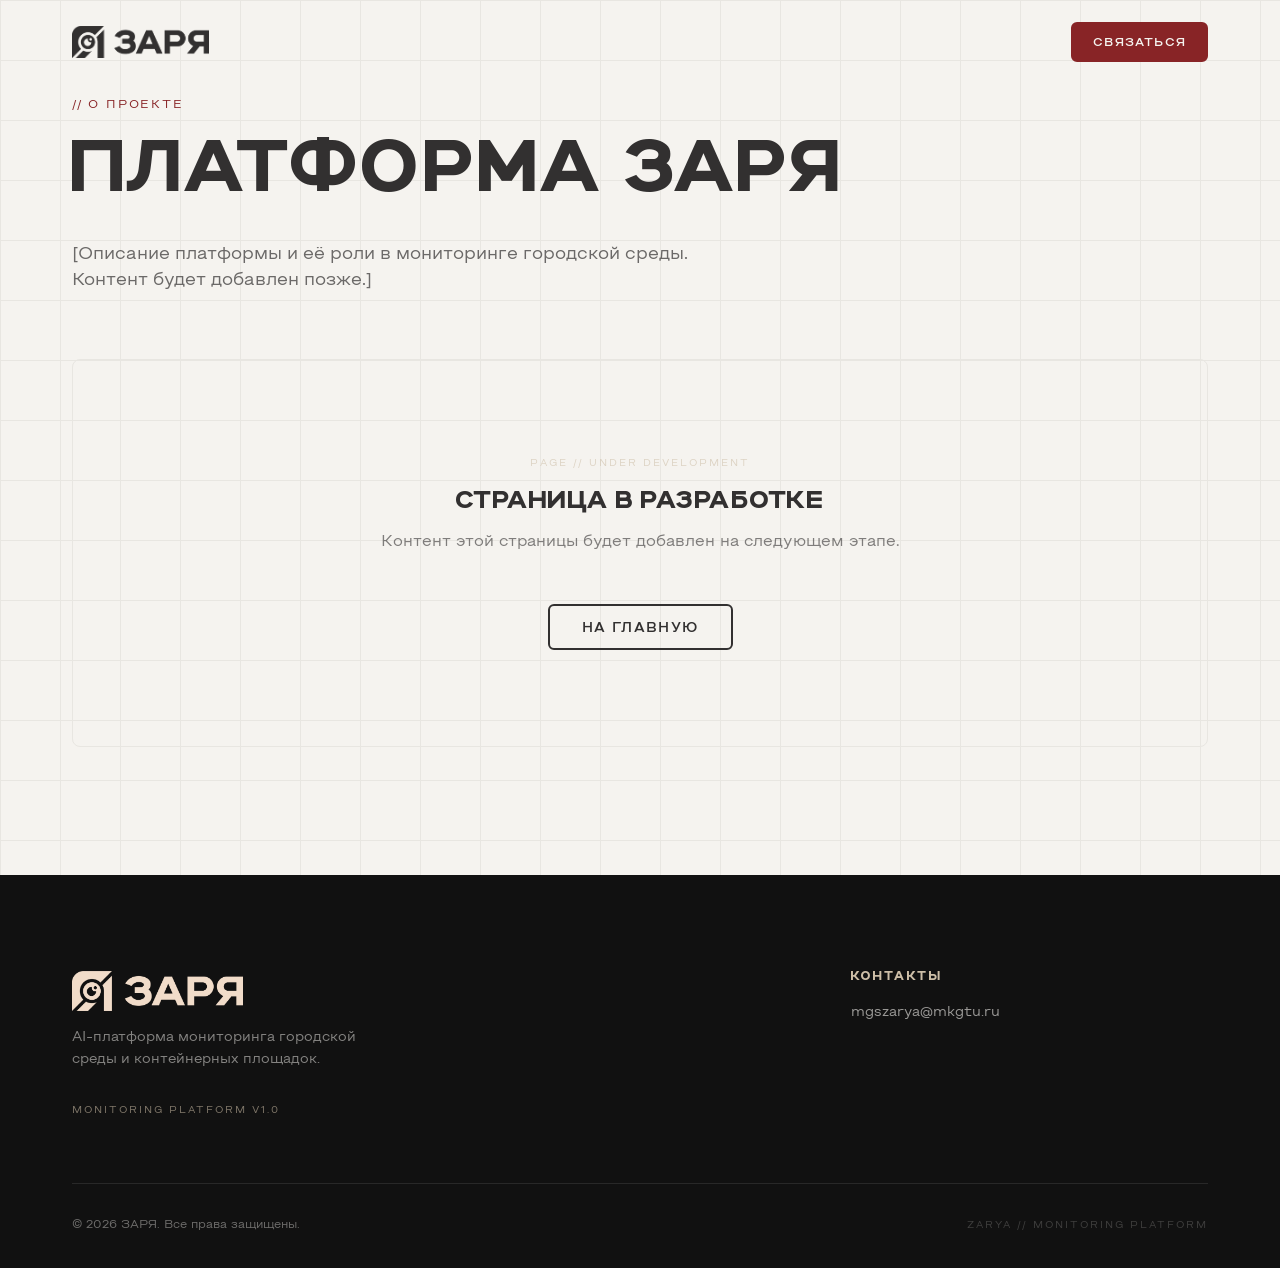
<file: pages/about.html>
<!DOCTYPE html>
<html lang="ru">
<head>
  <meta charset="UTF-8">
  <meta name="viewport" content="width=device-width, initial-scale=1.0">
  <title>О проекте — ЗАРЯ</title>
  <link rel="icon" type="image/png" href="../assets/logo/Icon_logo_light.png">
  <link rel="stylesheet" href="../css/variables.css">
  <link rel="stylesheet" href="../css/base.css">
  <link rel="stylesheet" href="../css/components.css">
  <link rel="stylesheet" href="../css/layout.css">
  <link rel="stylesheet" href="../css/sections.css">
  <link rel="stylesheet" href="../css/responsive.css">
</head>
<body>

  <header class="header" id="header">
    <div class="container header__inner">
      <a href="../index.html" class="header__logo">
        <img
          src="../assets/logo/Cut_logo_dark.png"
          alt="ЗАРЯ"
          class="header__logo-image"
        >
      </a>
      <a href="contacts.html" class="btn btn--primary nav__cta"><span class="btn__label">Связаться</span></a>
    </div>
  </header>

  <main>
    <section class="section" style="padding-top: 6rem;">
      <div class="container">
        <span class="section-label">// О проекте</span>
        <h1>Платформа ЗАРЯ</h1>
        <p class="section-subtitle">[Описание платформы и её роли в мониторинге городской среды. Контент будет добавлен позже.]</p>

        <div class="placeholder-card">
          <span class="sys-label">Page // Under Development</span>
          <h3 class="placeholder-card__title">Страница в разработке</h3>
          <p class="placeholder-card__text">Контент этой страницы будет добавлен на следующем этапе.</p>
          <a href="../index.html" class="btn btn--outline placeholder-card__action"><span class="btn__label">На главную</span></a>
        </div>
      </div>
    </section>
  </main>

  <footer class="footer">
    <div class="container">
      <div class="footer__grid">
        <div class="footer__brand">
          <span class="footer__logo">
            <img
              src="../assets/logo/Cut_logo_light.png"
              alt="ЗАРЯ"
              class="footer__logo-image"
            >
          </span>
          <p class="footer__desc">AI-платформа мониторинга городской среды и контейнерных площадок.</p>
          <span class="sys-label">Monitoring Platform v1.0</span>
        </div>
        <div>
          <h4 class="footer__heading">Контакты</h4>
          <ul class="footer__list">
            <li><a href="mailto:mgszarya@mkgtu.ru" class="footer__link">mgszarya@mkgtu.ru</a></li>
          </ul>
        </div>
      </div>
      <div class="footer__bottom">
        <span class="footer__copy">&copy; 2025 ЗАРЯ. Все права защищены.</span>
        <span class="footer__sys">ZARYA // Monitoring Platform</span>
      </div>
    </div>
  </footer>

  <script src="../js/navigation.js"></script>
  <script src="../js/animations.js"></script>
  <script src="../js/main.js"></script>
</body>
</html>
</file>
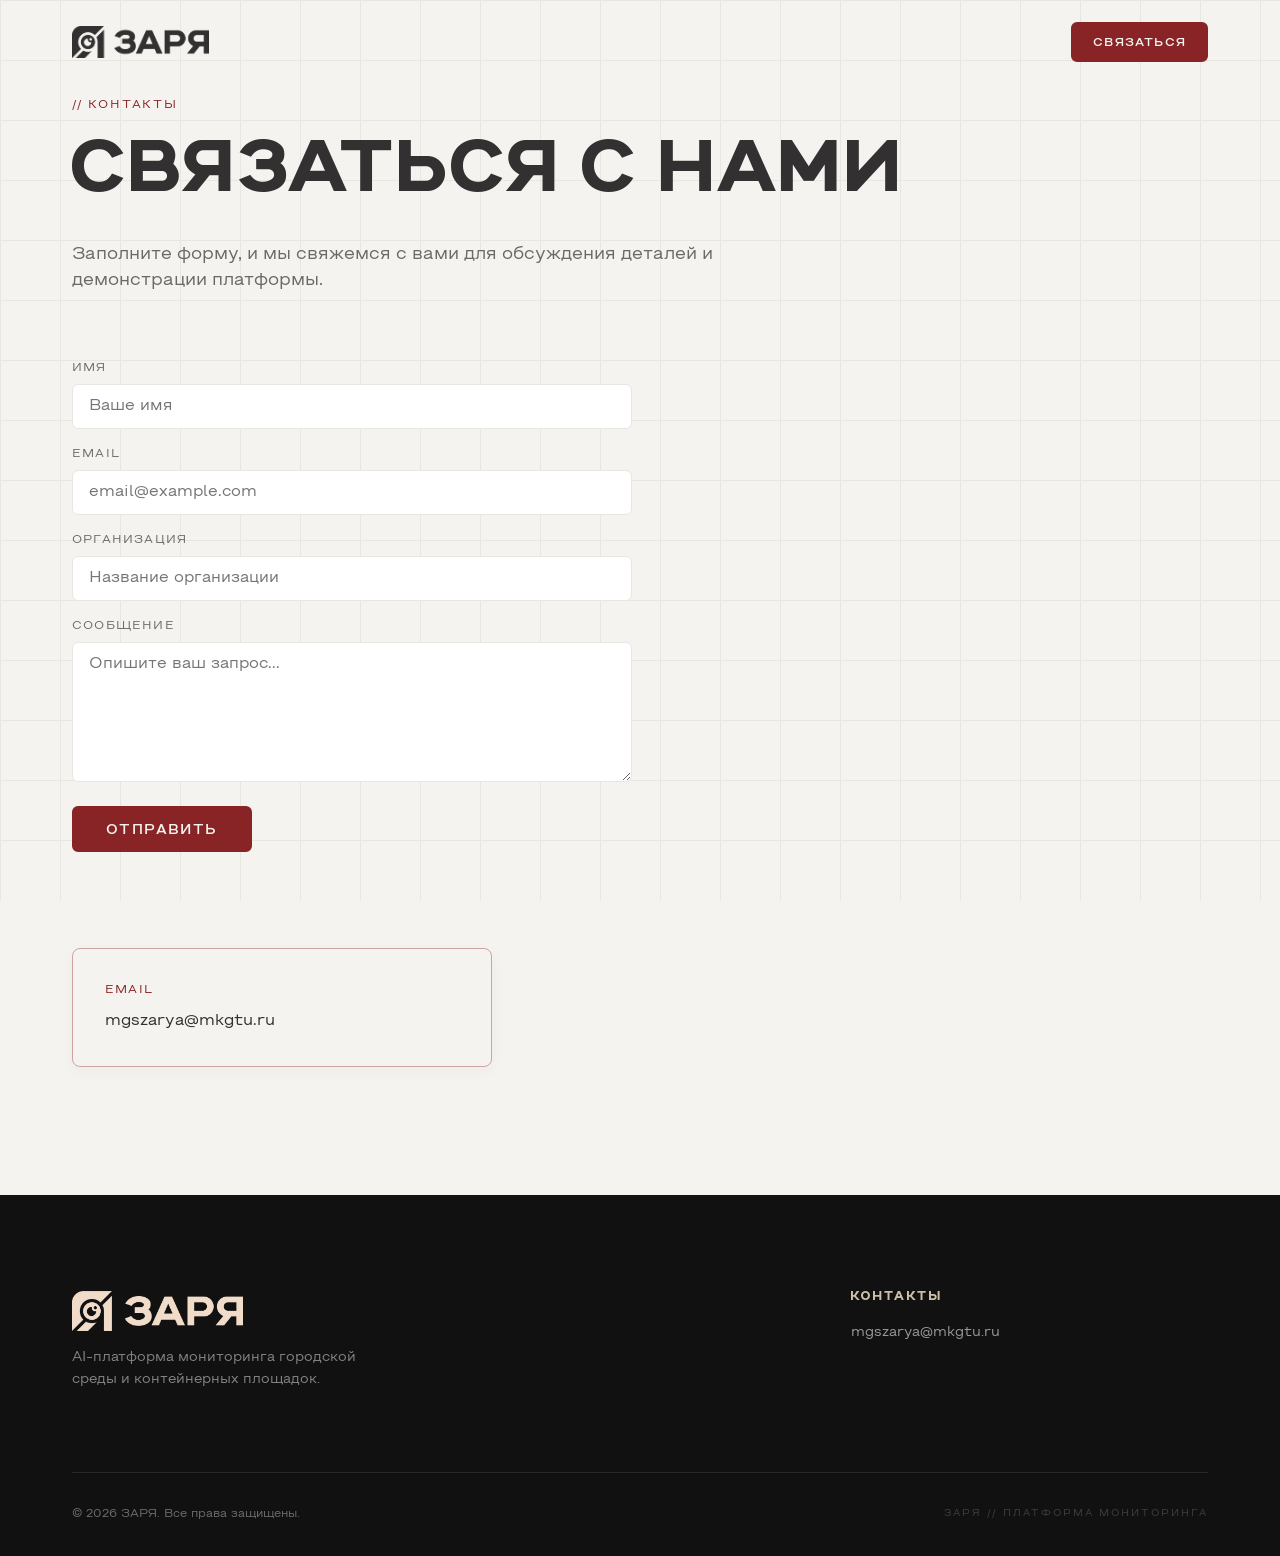
<file: pages/contacts.html>
<!DOCTYPE html>
<html lang="ru">
<head>
  <meta charset="UTF-8">
  <meta name="viewport" content="width=device-width, initial-scale=1.0">
  <title>Контакты — ЗАРЯ</title>
  <link rel="icon" type="image/png" href="../assets/logo/Icon_logo_light.png">
  <link rel="stylesheet" href="../css/variables.css">
  <link rel="stylesheet" href="../css/base.css">
  <link rel="stylesheet" href="../css/components.css">
  <link rel="stylesheet" href="../css/layout.css">
  <link rel="stylesheet" href="../css/sections.css">
  <link rel="stylesheet" href="../css/responsive.css">
  <style>
    .contact-form {
      max-width: 560px;
      display: flex;
      flex-direction: column;
      gap: var(--space-sm);
      margin-top: var(--space-lg);
    }

    .form-group {
      display: flex;
      flex-direction: column;
      gap: 0.375rem;
    }

    .form-label {
      font-family: var(--font-mono);
      font-size: var(--text-xs);
      text-transform: uppercase;
      letter-spacing: 0.1em;
      color: var(--color-text);
      opacity: 0.7;
    }

    .form-input,
    .form-textarea {
      font-family: var(--font-body);
      font-size: var(--text-base);
      padding: 0.75rem 1rem;
      border: var(--border);
      border-radius: var(--radius);
      background-color: var(--color-white);
      color: var(--color-text);
      transition: border-color var(--transition-fast);
    }

    .form-input:focus,
    .form-textarea:focus {
      outline: none;
      border-color: var(--color-accent);
    }

    .form-textarea {
      resize: vertical;
      min-height: 140px;
    }

    .contact-info {
      margin-top: var(--space-xl);
      display: grid;
      grid-template-columns: minmax(280px, 420px);
      gap: var(--space-md);
    }

    .contact-info__item {
      padding: var(--space-md);
      border: var(--border);
      border-radius: var(--radius-lg);
    }

    .contact-info__item--email {
      border: 1px solid rgba(136, 36, 38, 0.38);
      box-shadow: 0 4px 14px rgba(50, 48, 48, 0.04);
    }

    .contact-info__label {
      font-family: var(--font-mono);
      font-size: var(--text-xs);
      text-transform: uppercase;
      letter-spacing: 0.1em;
      color: var(--color-accent);
      margin-bottom: 0.5rem;
      display: block;
    }

    .contact-info__value {
      font-size: var(--text-base);
      color: var(--color-text);
    }

    @media (max-width: 768px) {
      .contact-form {
        margin-top: var(--space-md);
      }

      .contact-form .btn {
        width: 100%;
        align-self: stretch !important;
      }

      .contact-info {
        margin-top: var(--space-md);
        grid-template-columns: 1fr;
      }

      .contact-info__item {
        padding: 1.25rem;
      }

      .contact-info__value {
        overflow-wrap: anywhere;
      }
    }

    @media (max-width: 480px) {
      .contact-info {
        grid-template-columns: minmax(0, 1fr);
      }
    }
  </style>
</head>
<body>

  <header class="header" id="header">
    <div class="container header__inner">
      <a href="../index.html" class="header__logo">
        <img
          src="../assets/logo/Cut_logo_dark.png"
          alt="ЗАРЯ"
          class="header__logo-image"
        >
      </a>
      <a href="contacts.html" class="btn btn--primary nav__cta"><span class="btn__label">Связаться</span></a>
    </div>
  </header>

  <main>
    <section class="section" style="padding-top: 6rem;">
      <div class="container">
        <span class="section-label">// Контакты</span>
        <h1>Связаться с нами</h1>
        <p class="section-subtitle">Заполните форму, и мы свяжемся с вами для обсуждения деталей и демонстрации платформы.</p>

        <form class="contact-form" onsubmit="return false;">
          <div class="form-group">
            <label class="form-label" for="name">Имя</label>
            <input class="form-input" type="text" id="name" placeholder="Ваше имя">
          </div>
          <div class="form-group">
            <label class="form-label" for="email">Email</label>
            <input class="form-input" type="email" id="email" placeholder="email@example.com">
          </div>
          <div class="form-group">
            <label class="form-label" for="org">Организация</label>
            <input class="form-input" type="text" id="org" placeholder="Название организации">
          </div>
          <div class="form-group">
            <label class="form-label" for="message">Сообщение</label>
            <textarea class="form-textarea" id="message" placeholder="Опишите ваш запрос..."></textarea>
          </div>
          <button type="submit" class="btn btn--primary" style="align-self: flex-start; margin-top: var(--space-xs);"><span class="btn__label">Отправить</span></button>
        </form>
        <div class="contact-info">
          <div class="contact-info__item contact-info__item--email">
            <span class="contact-info__label">Email</span>
            <span class="contact-info__value">mgszarya@mkgtu.ru</span>
          </div>
        </div>
      </div>
    </section>
  </main>

  <footer class="footer">
    <div class="container">
      <div class="footer__grid">
        <div class="footer__brand">
          <span class="footer__logo">
            <img
              src="../assets/logo/Cut_logo_light.png"
              alt="ЗАРЯ"
              class="footer__logo-image"
            >
          </span>
          <p class="footer__desc">AI-платформа мониторинга городской среды и контейнерных площадок.</p>
        </div>
        <div>
          <h4 class="footer__heading">Контакты</h4>
          <ul class="footer__list">
            <li><a href="mailto:mgszarya@mkgtu.ru" class="footer__link">mgszarya@mkgtu.ru</a></li>
          </ul>
        </div>
      </div>
      <div class="footer__bottom">
        <span class="footer__copy">&copy; 2025 ЗАРЯ. Все права защищены.</span>
        <span class="footer__sys">ЗАРЯ // Платформа мониторинга</span>
      </div>
    </div>
  </footer>

  <script src="../js/navigation.js"></script>
  <script src="../js/animations.js"></script>
  <script src="../js/main.js"></script>
</body>
</html>
</file>
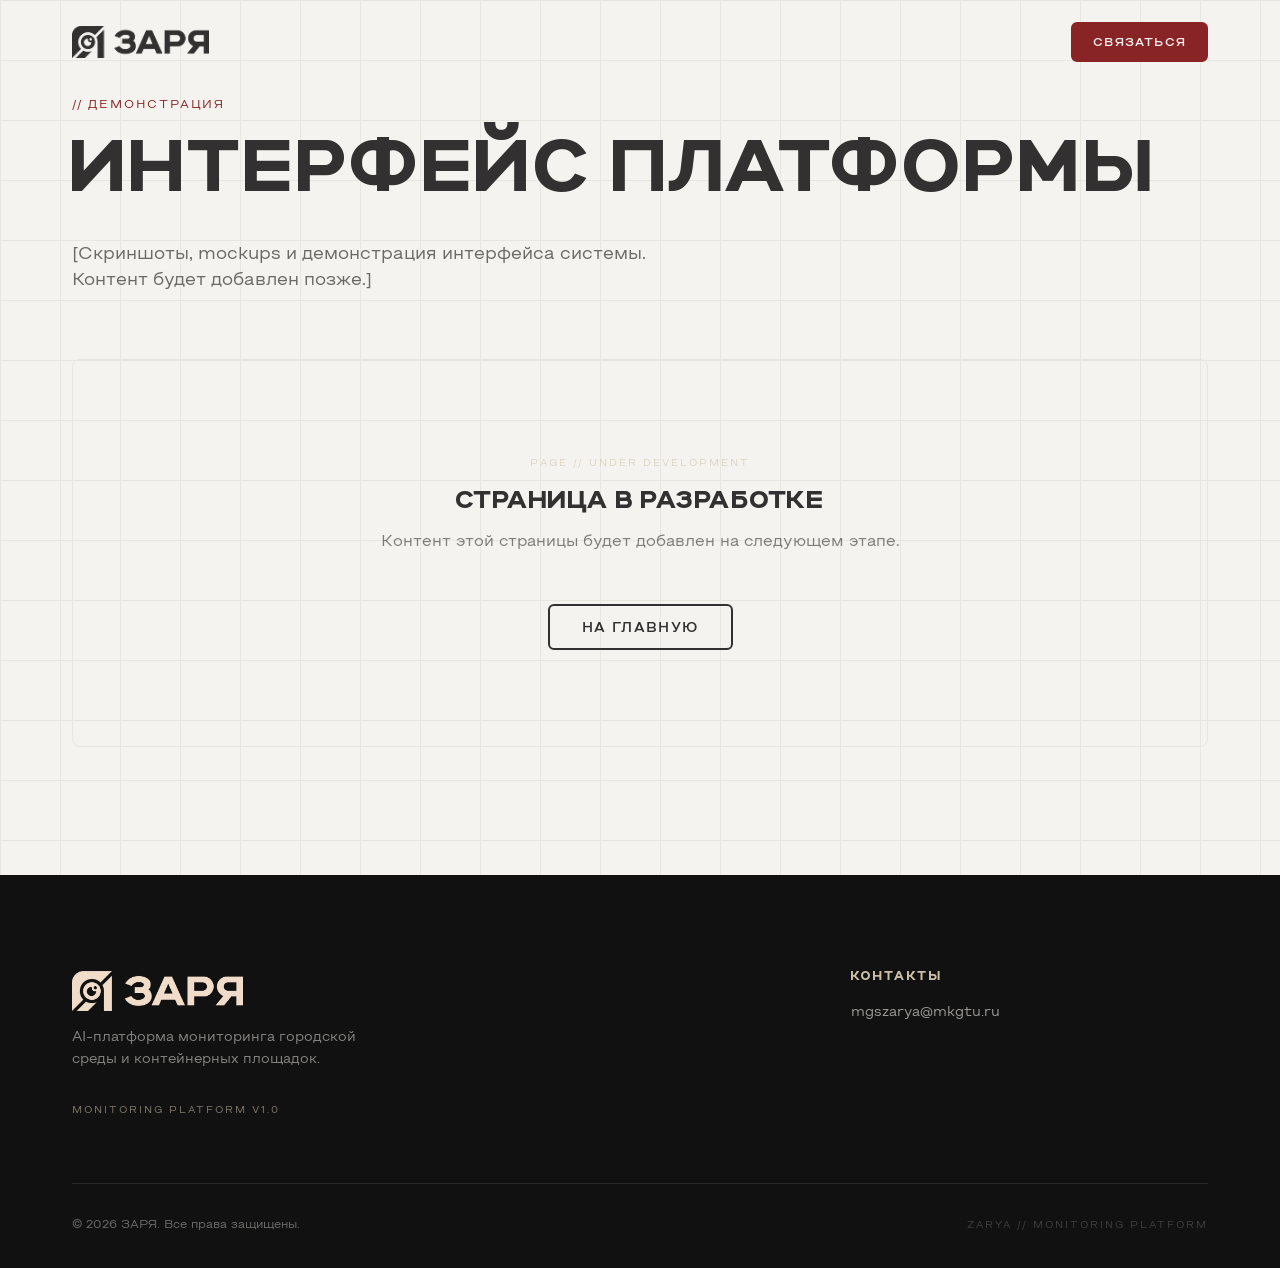
<file: pages/demo.html>
<!DOCTYPE html>
<html lang="ru">
<head>
  <meta charset="UTF-8">
  <meta name="viewport" content="width=device-width, initial-scale=1.0">
  <title>Демонстрация — ЗАРЯ</title>
  <link rel="icon" type="image/png" href="../assets/logo/Icon_logo_light.png">
  <link rel="stylesheet" href="../css/variables.css">
  <link rel="stylesheet" href="../css/base.css">
  <link rel="stylesheet" href="../css/components.css">
  <link rel="stylesheet" href="../css/layout.css">
  <link rel="stylesheet" href="../css/sections.css">
  <link rel="stylesheet" href="../css/responsive.css">
</head>
<body>

  <header class="header" id="header">
    <div class="container header__inner">
      <a href="../index.html" class="header__logo">
        <img
          src="../assets/logo/Cut_logo_dark.png"
          alt="ЗАРЯ"
          class="header__logo-image"
        >
      </a>
      <a href="contacts.html" class="btn btn--primary nav__cta"><span class="btn__label">Связаться</span></a>
    </div>
  </header>

  <main>
    <section class="section" style="padding-top: 6rem;">
      <div class="container">
        <span class="section-label">// Демонстрация</span>
        <h1>Интерфейс платформы</h1>
        <p class="section-subtitle">[Скриншоты, mockups и демонстрация интерфейса системы. Контент будет добавлен позже.]</p>

        <div class="placeholder-card">
          <span class="sys-label">Page // Under Development</span>
          <h3 class="placeholder-card__title">Страница в разработке</h3>
          <p class="placeholder-card__text">Контент этой страницы будет добавлен на следующем этапе.</p>
          <a href="../index.html" class="btn btn--outline placeholder-card__action"><span class="btn__label">На главную</span></a>
        </div>
      </div>
    </section>
  </main>

  <footer class="footer">
    <div class="container">
      <div class="footer__grid">
        <div class="footer__brand">
          <span class="footer__logo">
            <img
              src="../assets/logo/Cut_logo_light.png"
              alt="ЗАРЯ"
              class="footer__logo-image"
            >
          </span>
          <p class="footer__desc">AI-платформа мониторинга городской среды и контейнерных площадок.</p>
          <span class="sys-label">Monitoring Platform v1.0</span>
        </div>
        <div>
          <h4 class="footer__heading">Контакты</h4>
          <ul class="footer__list">
            <li><a href="mailto:mgszarya@mkgtu.ru" class="footer__link">mgszarya@mkgtu.ru</a></li>
          </ul>
        </div>
      </div>
      <div class="footer__bottom">
        <span class="footer__copy">&copy; 2025 ЗАРЯ. Все права защищены.</span>
        <span class="footer__sys">ZARYA // Monitoring Platform</span>
      </div>
    </div>
  </footer>

  <script src="../js/navigation.js"></script>
  <script src="../js/animations.js"></script>
  <script src="../js/main.js"></script>
</body>
</html>
</file>
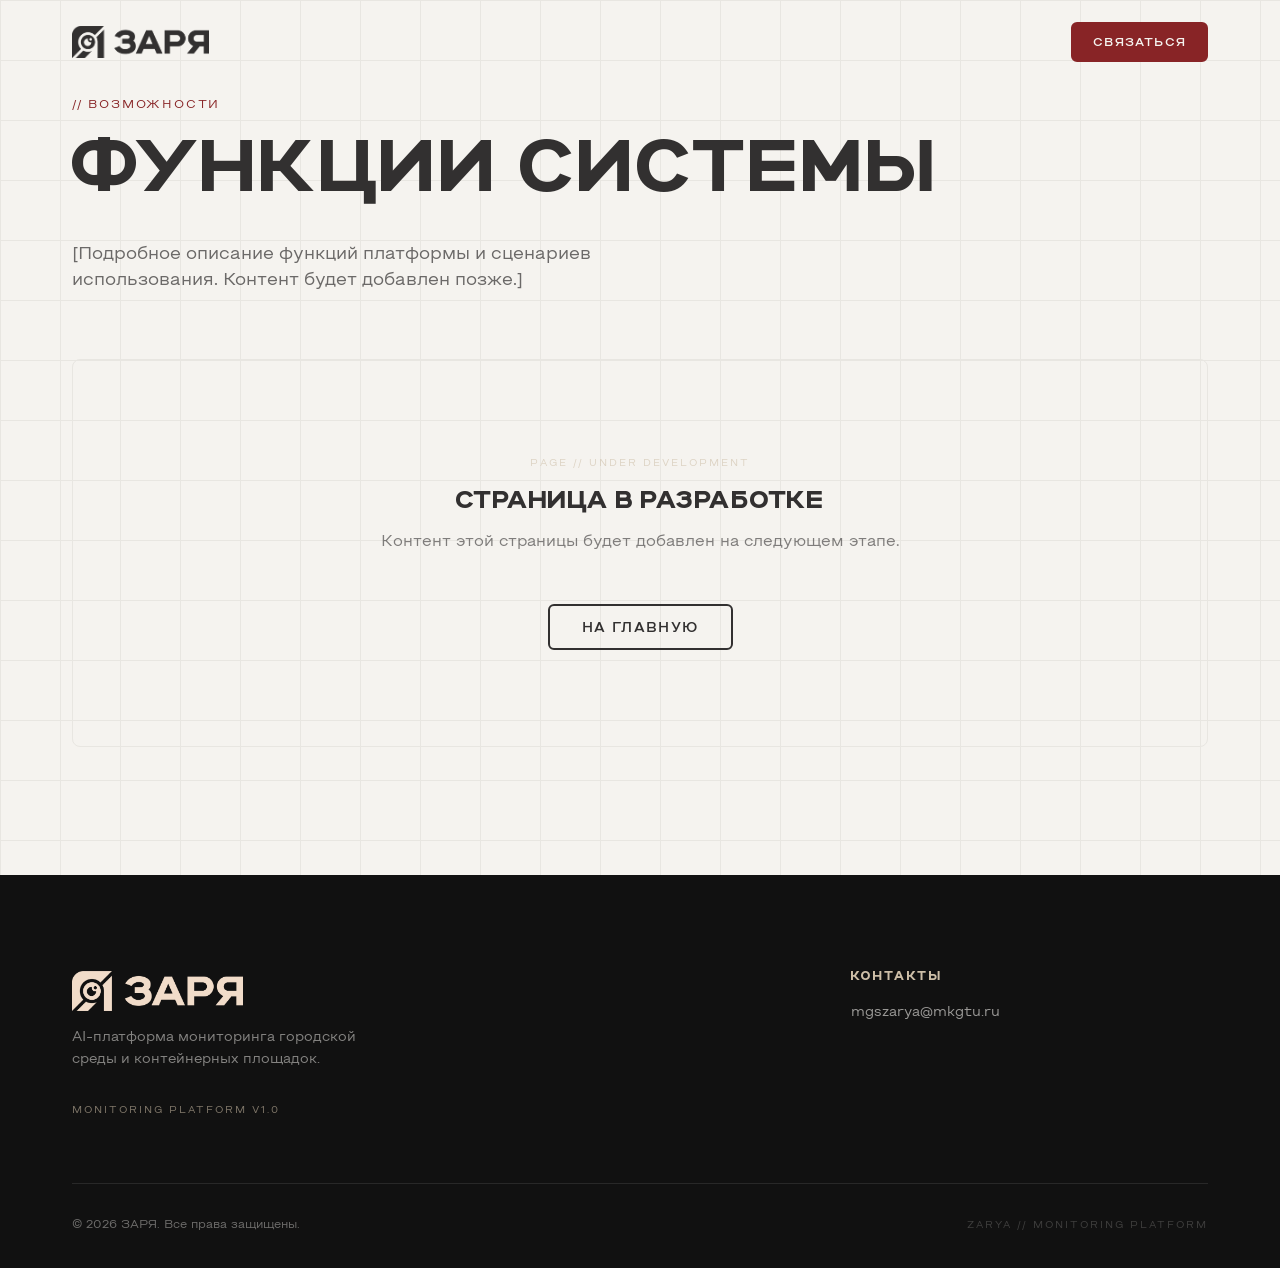
<file: pages/features.html>
<!DOCTYPE html>
<html lang="ru">
<head>
  <meta charset="UTF-8">
  <meta name="viewport" content="width=device-width, initial-scale=1.0">
  <title>Возможности — ЗАРЯ</title>
  <link rel="icon" type="image/png" href="../assets/logo/Icon_logo_light.png">
  <link rel="stylesheet" href="../css/variables.css">
  <link rel="stylesheet" href="../css/base.css">
  <link rel="stylesheet" href="../css/components.css">
  <link rel="stylesheet" href="../css/layout.css">
  <link rel="stylesheet" href="../css/sections.css">
  <link rel="stylesheet" href="../css/responsive.css">
</head>
<body>

  <header class="header" id="header">
    <div class="container header__inner">
      <a href="../index.html" class="header__logo">
        <img
          src="../assets/logo/Cut_logo_dark.png"
          alt="ЗАРЯ"
          class="header__logo-image"
        >
      </a>
      <a href="contacts.html" class="btn btn--primary nav__cta"><span class="btn__label">Связаться</span></a>
    </div>
  </header>

  <main>
    <section class="section" style="padding-top: 6rem;">
      <div class="container">
        <span class="section-label">// Возможности</span>
        <h1>Функции системы</h1>
        <p class="section-subtitle">[Подробное описание функций платформы и сценариев использования. Контент будет добавлен позже.]</p>

        <div class="placeholder-card">
          <span class="sys-label">Page // Under Development</span>
          <h3 class="placeholder-card__title">Страница в разработке</h3>
          <p class="placeholder-card__text">Контент этой страницы будет добавлен на следующем этапе.</p>
          <a href="../index.html" class="btn btn--outline placeholder-card__action"><span class="btn__label">На главную</span></a>
        </div>
      </div>
    </section>
  </main>

  <footer class="footer">
    <div class="container">
      <div class="footer__grid">
        <div class="footer__brand">
          <span class="footer__logo">
            <img
              src="../assets/logo/Cut_logo_light.png"
              alt="ЗАРЯ"
              class="footer__logo-image"
            >
          </span>
          <p class="footer__desc">AI-платформа мониторинга городской среды и контейнерных площадок.</p>
          <span class="sys-label">Monitoring Platform v1.0</span>
        </div>
        <div>
          <h4 class="footer__heading">Контакты</h4>
          <ul class="footer__list">
            <li><a href="mailto:mgszarya@mkgtu.ru" class="footer__link">mgszarya@mkgtu.ru</a></li>
          </ul>
        </div>
      </div>
      <div class="footer__bottom">
        <span class="footer__copy">&copy; 2025 ЗАРЯ. Все права защищены.</span>
        <span class="footer__sys">ZARYA // Monitoring Platform</span>
      </div>
    </div>
  </footer>

  <script src="../js/navigation.js"></script>
  <script src="../js/animations.js"></script>
  <script src="../js/main.js"></script>
</body>
</html>
</file>
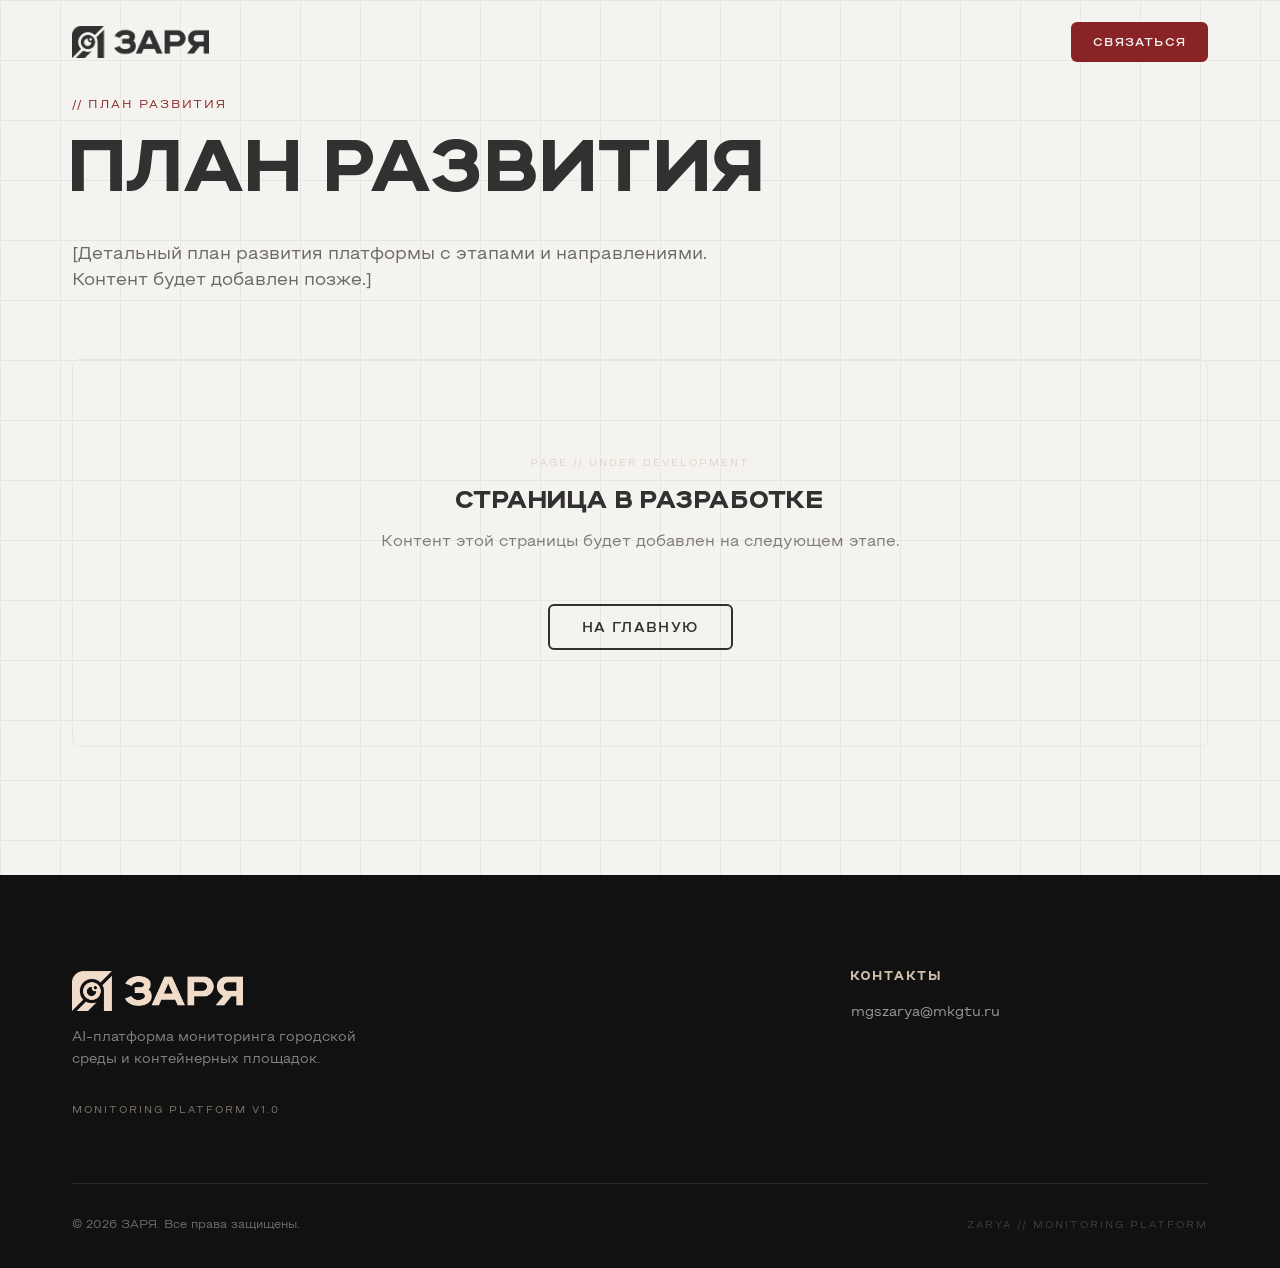
<file: pages/roadmap.html>
<!DOCTYPE html>
<html lang="ru">
<head>
  <meta charset="UTF-8">
  <meta name="viewport" content="width=device-width, initial-scale=1.0">
  <title>План развития — ЗАРЯ</title>
  <link rel="icon" type="image/png" href="../assets/logo/Icon_logo_light.png">
  <link rel="stylesheet" href="../css/variables.css">
  <link rel="stylesheet" href="../css/base.css">
  <link rel="stylesheet" href="../css/components.css">
  <link rel="stylesheet" href="../css/layout.css">
  <link rel="stylesheet" href="../css/sections.css">
  <link rel="stylesheet" href="../css/responsive.css">
</head>
<body>

  <header class="header" id="header">
    <div class="container header__inner">
      <a href="../index.html" class="header__logo">
        <img
          src="../assets/logo/Cut_logo_dark.png"
          alt="ЗАРЯ"
          class="header__logo-image"
        >
      </a>
      <a href="contacts.html" class="btn btn--primary nav__cta"><span class="btn__label">Связаться</span></a>
    </div>
  </header>

  <main>
    <section class="section" style="padding-top: 6rem;">
      <div class="container">
        <span class="section-label">// План развития</span>
        <h1>План развития</h1>
        <p class="section-subtitle">[Детальный план развития платформы с этапами и направлениями. Контент будет добавлен позже.]</p>

        <div class="placeholder-card">
          <span class="sys-label">Page // Under Development</span>
          <h3 class="placeholder-card__title">Страница в разработке</h3>
          <p class="placeholder-card__text">Контент этой страницы будет добавлен на следующем этапе.</p>
          <a href="../index.html" class="btn btn--outline placeholder-card__action"><span class="btn__label">На главную</span></a>
        </div>
      </div>
    </section>
  </main>

  <footer class="footer">
    <div class="container">
      <div class="footer__grid">
        <div class="footer__brand">
          <span class="footer__logo">
            <img
              src="../assets/logo/Cut_logo_light.png"
              alt="ЗАРЯ"
              class="footer__logo-image"
            >
          </span>
          <p class="footer__desc">AI-платформа мониторинга городской среды и контейнерных площадок.</p>
          <span class="sys-label">Monitoring Platform v1.0</span>
        </div>
        <div>
          <h4 class="footer__heading">Контакты</h4>
          <ul class="footer__list">
            <li><a href="mailto:mgszarya@mkgtu.ru" class="footer__link">mgszarya@mkgtu.ru</a></li>
          </ul>
        </div>
      </div>
      <div class="footer__bottom">
        <span class="footer__copy">&copy; 2025 ЗАРЯ. Все права защищены.</span>
        <span class="footer__sys">ZARYA // Monitoring Platform</span>
      </div>
    </div>
  </footer>

  <script src="../js/navigation.js"></script>
  <script src="../js/animations.js"></script>
  <script src="../js/main.js"></script>
</body>
</html>
</file>
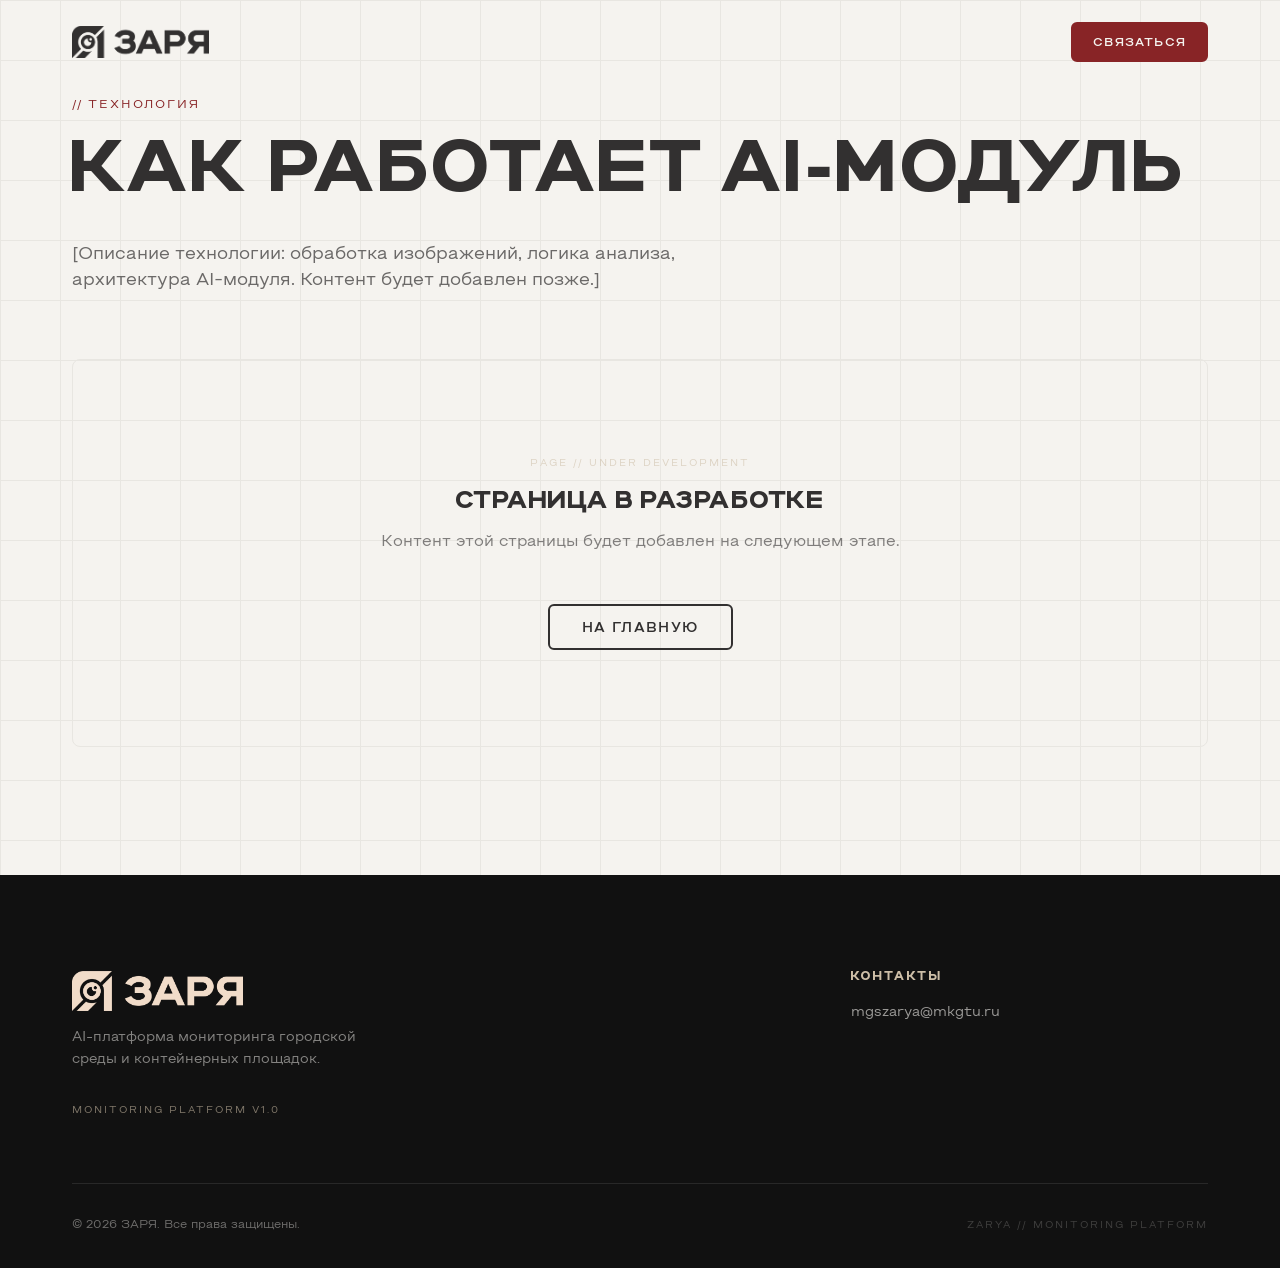
<file: pages/technology.html>
<!DOCTYPE html>
<html lang="ru">
<head>
  <meta charset="UTF-8">
  <meta name="viewport" content="width=device-width, initial-scale=1.0">
  <title>Технология — ЗАРЯ</title>
  <link rel="icon" type="image/png" href="../assets/logo/Icon_logo_light.png">
  <link rel="stylesheet" href="../css/variables.css">
  <link rel="stylesheet" href="../css/base.css">
  <link rel="stylesheet" href="../css/components.css">
  <link rel="stylesheet" href="../css/layout.css">
  <link rel="stylesheet" href="../css/sections.css">
  <link rel="stylesheet" href="../css/responsive.css">
</head>
<body>

  <header class="header" id="header">
    <div class="container header__inner">
      <a href="../index.html" class="header__logo">
        <img
          src="../assets/logo/Cut_logo_dark.png"
          alt="ЗАРЯ"
          class="header__logo-image"
        >
      </a>
      <a href="contacts.html" class="btn btn--primary nav__cta"><span class="btn__label">Связаться</span></a>
    </div>
  </header>

  <main>
    <section class="section" style="padding-top: 6rem;">
      <div class="container">
        <span class="section-label">// Технология</span>
        <h1>Как работает AI-модуль</h1>
        <p class="section-subtitle">[Описание технологии: обработка изображений, логика анализа, архитектура AI-модуля. Контент будет добавлен позже.]</p>

        <div class="placeholder-card">
          <span class="sys-label">Page // Under Development</span>
          <h3 class="placeholder-card__title">Страница в разработке</h3>
          <p class="placeholder-card__text">Контент этой страницы будет добавлен на следующем этапе.</p>
          <a href="../index.html" class="btn btn--outline placeholder-card__action"><span class="btn__label">На главную</span></a>
        </div>
      </div>
    </section>
  </main>

  <footer class="footer">
    <div class="container">
      <div class="footer__grid">
        <div class="footer__brand">
          <span class="footer__logo">
            <img
              src="../assets/logo/Cut_logo_light.png"
              alt="ЗАРЯ"
              class="footer__logo-image"
            >
          </span>
          <p class="footer__desc">AI-платформа мониторинга городской среды и контейнерных площадок.</p>
          <span class="sys-label">Monitoring Platform v1.0</span>
        </div>
        <div>
          <h4 class="footer__heading">Контакты</h4>
          <ul class="footer__list">
            <li><a href="mailto:mgszarya@mkgtu.ru" class="footer__link">mgszarya@mkgtu.ru</a></li>
          </ul>
        </div>
      </div>
      <div class="footer__bottom">
        <span class="footer__copy">&copy; 2025 ЗАРЯ. Все права защищены.</span>
        <span class="footer__sys">ZARYA // Monitoring Platform</span>
      </div>
    </div>
  </footer>

  <script src="../js/navigation.js"></script>
  <script src="../js/animations.js"></script>
  <script src="../js/main.js"></script>
</body>
</html>
</file>
<file: css/variables.css>
/* ============================================
   ZARYA Design Tokens
   ============================================ */

@font-face {
  font-family: 'Gros Ventre';
  src: url('../assets/fonts/Gros Ventre Light.ttf') format('truetype');
  font-weight: 300;
  font-style: normal;
  font-display: swap;
}

@font-face {
  font-family: 'Gros Ventre';
  src: url('../assets/fonts/Gros Ventre Regular.ttf') format('truetype');
  font-weight: 400;
  font-style: normal;
  font-display: swap;
}

@font-face {
  font-family: 'Gros Ventre';
  src: url('../assets/fonts/Gros Ventre Semibold.ttf') format('truetype');
  font-weight: 600;
  font-style: normal;
  font-display: swap;
}

@font-face {
  font-family: 'Gros Ventre';
  src: url('../assets/fonts/Gros Ventre Bold.ttf') format('truetype');
  font-weight: 700;
  font-style: normal;
  font-display: swap;
}

@font-face {
  font-family: 'Steppe';
  src: url('../assets/fonts/Steppe-Light.ttf') format('truetype');
  font-weight: 300;
  font-style: normal;
  font-display: swap;
}

@font-face {
  font-family: 'Steppe';
  src: url('../assets/fonts/Steppe-Regular.ttf') format('truetype');
  font-weight: 400;
  font-style: normal;
  font-display: swap;
}

@font-face {
  font-family: 'Steppe';
  src: url('../assets/fonts/Steppe-Medium.ttf') format('truetype');
  font-weight: 500;
  font-style: normal;
  font-display: swap;
}

@font-face {
  font-family: 'Steppe';
  src: url('../assets/fonts/Steppe-SemiBold.ttf') format('truetype');
  font-weight: 600;
  font-style: normal;
  font-display: swap;
}

@font-face {
  font-family: 'Steppe';
  src: url('../assets/fonts/Steppe-Bold.ttf') format('truetype');
  font-weight: 700;
  font-style: normal;
  font-display: swap;
}

:root {
  /* Colors */
  --color-accent: #882426;
  --color-accent-hover: #6e1d1f;
  --color-secondary: #cdbea7;
  --color-text: #323030;
  --color-bg: #f5f3ef;
  --color-dark: #111111;
  --color-muted: #e8e6e1;
  --color-white: #ffffff;
  --color-icon-light-surface: #6e1d1f;
  --color-icon-dark-surface: #dfd1bc;

  /* Typography */
  --font-heading: 'Gros Ventre', 'Arial Black', 'Impact', sans-serif;
  --font-body: 'Steppe', Arial, sans-serif;
  --font-mono: 'Steppe', Arial, sans-serif;

  --text-xs: 0.75rem;
  --text-sm: 0.875rem;
  --text-base: 1rem;
  --text-lg: 1.125rem;
  --text-xl: 1.25rem;
  --text-2xl: 1.5rem;
  --text-3xl: 2rem;
  --text-4xl: 2.5rem;
  --text-5xl: 3.5rem;
  --text-6xl: 4.5rem;

  --leading-tight: 1.1;
  --leading-normal: 1.6;

  /* Spacing */
  --space-xs: 0.5rem;
  --space-sm: 1rem;
  --space-md: 2rem;
  --space-lg: 4rem;
  --space-xl: 6rem;
  --space-section: 8rem;

  /* Layout */
  --container-max: 1200px;
  --container-padding: 2rem;

  /* UI */
  --radius-sm: 4px;
  --radius: 6px;
  --radius-lg: 8px;
  --border: 1px solid var(--color-muted);
  --border-accent: 1px solid var(--color-accent);
  --transition: 300ms ease-out;
  --transition-fast: 150ms ease-out;

  /* Shadows */
  --shadow-sm: 0 1px 3px rgba(50, 48, 48, 0.06);
  --shadow-md: 0 4px 12px rgba(50, 48, 48, 0.08);
}
</file>
<file: css/base.css>
/* ============================================
   ZARYA Base Styles — Reset, Typography, Global
   ============================================ */

/* Reset */
*,
*::before,
*::after {
  margin: 0;
  padding: 0;
  box-sizing: border-box;
}

html {
  font-size: 16px;
  scroll-behavior: smooth;
  -webkit-font-smoothing: antialiased;
  -moz-osx-font-smoothing: grayscale;
}

body {
  font-family: var(--font-body);
  font-size: var(--text-base);
  line-height: var(--leading-normal);
  color: var(--color-text);
  cursor: default;
  overflow-x: hidden;
  background-color: var(--color-bg);
  background-image:
    linear-gradient(var(--color-muted) 1px, transparent 1px),
    linear-gradient(90deg, var(--color-muted) 1px, transparent 1px);
  background-size: 60px 60px;
  background-attachment: fixed;
}

a,
button,
label,
summary,
[role="button"] {
  cursor: pointer;
}

input,
textarea,
select {
  cursor: text;
}

img,
svg {
  display: block;
  max-width: 100%;
  height: auto;
}

a {
  color: inherit;
  text-decoration: none;
  transition: color var(--transition-fast);
}

ul, ol {
  list-style: none;
}

/* Typography */
h1, h2, h3, h4 {
  font-family: var(--font-heading);
  font-weight: 700;
  line-height: var(--leading-tight);
  color: var(--color-text);
  text-transform: uppercase;
  letter-spacing: 0.02em;
}

h1 {
  font-size: var(--text-6xl);
  margin-bottom: var(--space-md);
}

h2 {
  font-size: var(--text-4xl);
  margin-bottom: var(--space-sm);
}

h3 {
  font-size: var(--text-2xl);
  margin-bottom: var(--space-xs);
}

h4 {
  font-size: var(--text-xl);
  margin-bottom: var(--space-xs);
}

p {
  margin-bottom: var(--space-sm);
  max-width: 65ch;
}

/* Utility */
.container {
  width: 100%;
  max-width: var(--container-max);
  margin: 0 auto;
  padding: 0 var(--container-padding);
}

.section {
  padding: var(--space-section) 0;
}

.section--dark {
  background-color: var(--color-dark);
  background-image:
    linear-gradient(rgba(245, 243, 239, 0.06) 1px, transparent 1px),
    linear-gradient(90deg, rgba(245, 243, 239, 0.06) 1px, transparent 1px);
  background-size: 60px 60px;
  color: var(--color-bg);
}

.section--dark h2,
.section--dark h3,
.section--dark h4 {
  color: var(--color-bg);
}

.section--dark .section-label {
  color: var(--color-secondary);
}

.section--dark .section-subtitle {
  color: var(--color-bg);
  opacity: 0.5;
}

.section--muted {
  background-color: var(--color-muted);
}

.accent-text {
  color: var(--color-accent);
}

.section-label {
  font-family: var(--font-mono);
  font-size: var(--text-xs);
  text-transform: uppercase;
  letter-spacing: 0.15em;
  color: var(--color-accent);
  margin-bottom: var(--space-sm);
  display: block;
}

.section-subtitle {
  font-family: var(--font-body);
  font-weight: 400;
  font-size: var(--text-lg);
  line-height: 1.45;
  letter-spacing: 0;
  color: var(--color-text);
  opacity: 0.7;
  max-width: 50ch;
  margin-bottom: var(--space-lg);
}

/* Selection */
::selection {
  background-color: var(--color-accent);
  color: var(--color-bg);
}

/* Scrollbar */
::-webkit-scrollbar {
  width: 8px;
}

::-webkit-scrollbar-track {
  background: var(--color-muted);
}

::-webkit-scrollbar-thumb {
  background: var(--color-secondary);
  border-radius: var(--radius);
}

::-webkit-scrollbar-thumb:hover {
  background: var(--color-accent);
}
</file>
<file: css/components.css>
/* ============================================
   ZARYA Components — Buttons, Cards, Labels
   ============================================ */

/* Buttons */
.btn {
  display: inline-flex;
  align-items: center;
  justify-content: center;
  gap: 0.5rem;
  padding: 0.875rem 2rem;
  font-family: var(--font-body);
  font-size: var(--text-sm);
  font-weight: 600;
  text-transform: uppercase;
  line-height: 1;
  letter-spacing: 0.1em;
  border-radius: var(--radius);
  border: 2px solid transparent;
  cursor: pointer;
  transition: all var(--transition);
  text-decoration: none;
  text-align: center;
}

.btn__label {
  display: block;
  transform: translateY(2px);
}

.btn--primary {
  background-color: var(--color-accent);
  color: var(--color-bg);
  border-color: var(--color-accent);
}

.btn--primary:hover {
  background-color: var(--color-accent-hover);
  border-color: var(--color-accent-hover);
}

.btn--outline {
  background-color: transparent;
  color: var(--color-text);
  border-color: var(--color-text);
}

.btn--outline:hover {
  background-color: var(--color-text);
  color: var(--color-bg);
}

.btn--outline-light {
  background-color: transparent;
  color: var(--color-bg);
  border-color: var(--color-bg);
}

.btn--outline-light:hover {
  background-color: var(--color-bg);
  color: var(--color-text);
}

.btn--secondary {
  background-color: var(--color-secondary);
  color: var(--color-text);
  border-color: var(--color-secondary);
}

.btn--secondary:hover {
  background-color: var(--color-muted);
  border-color: var(--color-muted);
}

/* Scroll-to-top */
.scroll-top {
  position: fixed;
  right: 2rem;
  bottom: 6.25rem;
  z-index: 120;
  width: 3.25rem;
  height: 3.25rem;
  display: inline-flex;
  align-items: center;
  justify-content: center;
  border: 1px solid rgba(50, 48, 48, 0.14);
  border-radius: 999px;
  background-color: rgba(136, 36, 38, 0.92);
  color: var(--color-bg);
  box-shadow: 0 10px 24px rgba(17, 17, 17, 0.18);
  cursor: pointer;
  opacity: 0;
  visibility: hidden;
  transform: translateY(18px);
  transition:
    opacity var(--transition),
    transform var(--transition),
    visibility var(--transition),
    background-color var(--transition-fast),
    border-color var(--transition-fast);
}

.scroll-top--down {
  bottom: 2rem;
}

.scroll-top:hover {
  background-color: var(--color-accent-hover);
  border-color: rgba(50, 48, 48, 0.22);
}

.scroll-top:focus-visible {
  outline: 2px solid var(--color-secondary);
  outline-offset: 3px;
}

.scroll-top--visible {
  opacity: 1;
  visibility: visible;
  transform: translateY(0);
}

.scroll-top__icon {
  font-family: var(--font-body);
  font-size: 1.35rem;
  font-weight: 600;
  line-height: 1;
}

/* Cards */
.card {
  background-color: var(--color-white);
  border: var(--border);
  border-radius: var(--radius-lg);
  padding: var(--space-md);
  transition: all var(--transition);
}

.card:hover {
  box-shadow: var(--shadow-md);
  border-color: var(--color-secondary);
}

/* Cards inside dark sections */
.section--dark .card {
  background-color: rgba(245, 243, 239, 0.05);
  border-color: rgba(245, 243, 239, 0.12);
}

.section--dark .card:hover {
  border-color: var(--color-accent);
  background-color: rgba(136, 36, 38, 0.1);
  box-shadow: none;
}

.section--dark .card__title {
  color: var(--color-bg);
}

.section--dark .card__text {
  color: var(--color-bg);
  opacity: 0.6;
}

.section--dark .card__icon {
  border-color: rgba(223, 209, 188, 0.36);
  background-color: rgba(223, 209, 188, 0.08);
  color: var(--color-icon-dark-surface);
}

.card__icon {
  width: 48px;
  height: 48px;
  display: flex;
  align-items: center;
  justify-content: center;
  border: 1px solid rgba(110, 29, 31, 0.22);
  border-radius: var(--radius);
  margin-bottom: var(--space-sm);
  background-color: rgba(110, 29, 31, 0.04);
  color: var(--color-icon-light-surface);
  font-size: var(--text-xl);
}

.card__title {
  font-family: var(--font-heading);
  font-size: var(--text-lg);
  font-weight: 700;
  text-transform: uppercase;
  letter-spacing: 0.05em;
  margin-bottom: var(--space-xs);
}

.card__text {
  font-size: var(--text-sm);
  color: var(--color-text);
  opacity: 0.7;
  line-height: var(--leading-normal);
}

/* Card variant — numbered */
.card--numbered {
  position: relative;
  padding-top: 3.5rem;
}

.card--numbered::before {
  content: attr(data-number);
  position: absolute;
  top: var(--space-md);
  left: var(--space-md);
  font-family: var(--font-heading);
  font-size: var(--text-xs);
  color: var(--color-accent);
  letter-spacing: 0.1em;
}

/* System Labels */
.sys-label {
  font-family: var(--font-mono);
  font-size: 0.625rem;
  text-transform: uppercase;
  letter-spacing: 0.2em;
  color: var(--color-secondary);
  opacity: 0.6;
}

.sys-label--accent {
  color: var(--color-accent);
  opacity: 0.4;
}

/* Divider */
.divider {
  width: 100%;
  height: 1px;
  background-color: var(--color-muted);
  border: none;
}

.divider--accent {
  background-color: var(--color-accent);
  opacity: 0.3;
  height: 2px;
  width: 60px;
}

/* Grid backgrounds */
.grid-bg {
  position: relative;
}

.grid-bg::before {
  content: '';
  position: absolute;
  inset: 0;
  background-image:
    linear-gradient(var(--color-muted) 1px, transparent 1px),
    linear-gradient(90deg, var(--color-muted) 1px, transparent 1px);
  background-size: 60px 60px;
  opacity: 0.4;
  pointer-events: none;
  z-index: 0;
}

.grid-bg > * {
  position: relative;
  z-index: 1;
}

/* Tags */
.tag {
  display: inline-block;
  padding: 0.25rem 0.75rem;
  font-family: var(--font-mono);
  font-size: var(--text-xs);
  text-transform: uppercase;
  letter-spacing: 0.1em;
  border: 1px solid var(--color-accent);
  border-radius: var(--radius-sm);
  color: var(--color-accent);
}

/* Placeholder pages */
.placeholder-card {
  margin-top: var(--space-lg);
  padding: var(--space-xl);
  border: var(--border);
  border-radius: var(--radius-lg);
  text-align: center;
  display: flex;
  flex-direction: column;
  align-items: center;
}

.placeholder-card__title {
  margin-top: var(--space-sm);
  text-align: center;
}

.placeholder-card__text {
  margin-top: var(--space-xs);
  margin-left: auto;
  margin-right: auto;
  text-align: center;
  opacity: 0.6;
}

.placeholder-card__action {
  margin-top: var(--space-md);
}
</file>
<file: css/layout.css>
/* ============================================
   ZARYA Layout — Header, Footer, Navigation
   ============================================ */

/* Header */
.header {
  position: fixed;
  top: 0;
  left: 0;
  width: 100%;
  z-index: 100;
  padding: 1.25rem 0;
  border-bottom: 1px solid transparent;
  transition:
    padding var(--transition),
    background-color var(--transition),
    border-bottom-color var(--transition),
    backdrop-filter var(--transition),
    -webkit-backdrop-filter var(--transition);
  background-color: transparent;
  backdrop-filter: blur(0);
  -webkit-backdrop-filter: blur(0);
}

.header--scrolled {
  background-color: rgba(245, 243, 239, 0.95);
  backdrop-filter: blur(8px);
  -webkit-backdrop-filter: blur(8px);
  border-bottom-color: var(--color-muted);
  padding: 0.75rem 0;
}

.header__inner {
  display: flex;
  align-items: center;
  justify-content: space-between;
  min-height: 2.75rem;
  gap: 1rem;
}

.header__logo {
  display: flex;
  align-items: center;
  line-height: 0;
  flex-shrink: 0;
}

.header__logo-image {
  display: block;
  width: auto;
  height: 2rem;
}

/* Navigation */
.nav {
  display: flex;
  align-items: center;
  gap: 2.5rem;
}

.nav__list {
  display: flex;
  align-items: center;
  gap: 2rem;
}

.nav__link {
  font-size: var(--text-sm);
  font-weight: 500;
  text-transform: uppercase;
  letter-spacing: 0.08em;
  color: var(--color-text);
  position: relative;
  padding-bottom: 2px;
}

.nav__link::after {
  content: '';
  position: absolute;
  left: 0;
  bottom: 0;
  width: 0;
  height: 1px;
  background-color: var(--color-accent);
  transition: width var(--transition);
}

.nav__link:hover {
  color: var(--color-accent);
}

.nav__link:hover::after {
  width: 100%;
}

.nav__cta {
  display: inline-flex;
  align-items: center;
  align-self: center;
  padding: 0.5rem 1.25rem;
  font-size: var(--text-xs);
  min-height: 2.5rem;
}

.nav__cta .btn__label {
  transform: translateY(1px);
}

/* Mobile menu toggle */
.nav__toggle {
  display: none;
  flex-direction: column;
  gap: 5px;
  background: none;
  border: none;
  cursor: pointer;
  padding: 4px;
}

.nav__toggle span {
  display: block;
  width: 24px;
  height: 2px;
  background-color: var(--color-text);
  transition: all var(--transition);
}

.nav__toggle.active span:nth-child(1) {
  transform: rotate(45deg) translate(5px, 5px);
}

.nav__toggle.active span:nth-child(2) {
  opacity: 0;
}

.nav__toggle.active span:nth-child(3) {
  transform: rotate(-45deg) translate(5px, -5px);
}

/* Footer */
.footer {
  background-color: var(--color-dark);
  color: var(--color-bg);
  padding: var(--space-xl) 0 var(--space-md);
}

.footer__grid {
  display: grid;
  grid-template-columns: 2fr 1fr;
  gap: var(--space-lg);
  margin-bottom: var(--space-lg);
}

.footer__brand {
  display: flex;
  flex-direction: column;
  gap: var(--space-sm);
}

.footer__logo {
  display: inline-flex;
  align-items: center;
  line-height: 0;
}

.footer__logo-image {
  display: block;
  width: auto;
  height: 2.5rem;
}

.footer__desc {
  font-size: var(--text-sm);
  opacity: 0.5;
  max-width: 30ch;
  line-height: var(--leading-normal);
}

.footer__heading {
  font-family: var(--font-heading);
  font-size: var(--text-xs);
  text-transform: uppercase;
  letter-spacing: 0.15em;
  color: var(--color-secondary);
  margin-bottom: var(--space-sm);
}

.footer__list {
  display: flex;
  flex-direction: column;
  gap: 0.5rem;
}

.footer__link {
  font-size: var(--text-sm);
  opacity: 0.6;
  transition: opacity var(--transition-fast);
}

.footer__link:hover {
  opacity: 1;
  color: var(--color-accent);
}

.footer__bottom {
  border-top: 1px solid rgba(245, 243, 239, 0.1);
  padding-top: var(--space-md);
  display: flex;
  justify-content: space-between;
  align-items: center;
}

.footer__copy {
  font-size: var(--text-xs);
  opacity: 0.4;
}

.footer__sys {
  font-family: var(--font-mono);
  font-size: 0.625rem;
  text-transform: uppercase;
  letter-spacing: 0.2em;
  opacity: 0.2;
}
</file>
<file: css/sections.css>
/* ============================================
   ZARYA Landing Page Sections
   ============================================ */

/* 01. Hero */
.hero {
  min-height: 100vh;
  display: flex;
  align-items: center;
  padding-top: 6rem;
  position: relative;
  overflow: hidden;
}

.hero__inner {
  display: grid;
  grid-template-columns: 1fr 1fr;
  gap: var(--space-lg);
  align-items: center;
}

.hero__content {
  z-index: 1;
}

.hero__label {
  margin-bottom: var(--space-md);
}

.hero__title {
  font-size: clamp(2.5rem, 5vw, var(--text-6xl));
  line-height: 1.05;
  margin-bottom: var(--space-md);
}

.hero__title span {
  color: var(--color-accent);
}

.hero__subtitle {
  font-family: var(--font-heading);
  font-weight: 400;
  font-size: var(--text-lg);
  line-height: 1.3;
  letter-spacing: 0.01em;
  opacity: 0.7;
  max-width: 45ch;
  margin-bottom: var(--space-lg);
}

.hero__actions {
  display: flex;
  gap: var(--space-sm);
  flex-wrap: wrap;
}

.hero__visual {
  position: relative;
  height: 500px;
  display: flex;
  align-items: center;
  justify-content: center;
}

.hero__image {
  width: 100%;
  height: 100%;
  object-fit: contain;
  object-position: center;
}

/* 02. Problem */
#problem .section-subtitle {
  max-width: 88ch;
}

.problem__grid {
  display: grid;
  grid-template-columns: repeat(3, 1fr);
  gap: var(--space-md);
  margin-top: var(--space-lg);
  align-items: start;
}

.problem__card {
  display: grid;
  grid-template-columns: 2px 1fr;
  column-gap: var(--space-md);
  align-items: center;
}

.problem__card::before {
  content: '';
  width: 2px;
  height: 112px;
  background-color: var(--color-accent);
  align-self: start;
}

.problem__content {
  display: flex;
  flex-direction: column;
  justify-content: flex-start;
  min-height: 112px;
}

.problem__card .card__title {
  font-size: var(--text-base);
}

/* 03. Solution */
#solution .section-subtitle {
  max-width: 84ch;
}

.solution__grid {
  display: grid;
  grid-template-columns: repeat(3, 1fr);
  gap: var(--space-md);
  margin-top: var(--space-lg);
}

.solution__card {
  display: grid;
  grid-template-rows: auto minmax(4.75rem, auto) 1fr;
  align-content: start;
  text-align: center;
  padding: var(--space-lg) var(--space-md);
}

.solution__card .card__icon {
  margin: 0 auto var(--space-sm);
  width: 64px;
  height: 64px;
  font-size: var(--text-2xl);
}

.solution__card .card__title {
  margin-bottom: 1rem;
  display: flex;
  align-items: flex-end;
  justify-content: center;
}

/* 04. How It Works */
.steps {
  margin-top: var(--space-lg);
}

.steps__track {
  display: grid;
  grid-template-columns: repeat(4, 1fr);
  gap: 0;
  position: relative;
}

.steps__track::before {
  content: '';
  position: absolute;
  top: 32px;
  left: 10%;
  right: 10%;
  height: 2px;
  background-color: var(--color-accent);
}

.step {
  text-align: center;
  position: relative;
  padding: 0 var(--space-sm);
}

.step__number {
  width: 64px;
  height: 64px;
  border-radius: 50%;
  border: 2px solid var(--color-accent);
  display: flex;
  align-items: center;
  justify-content: center;
  margin: 0 auto var(--space-sm);
  font-family: var(--font-heading);
  font-size: var(--text-lg);
  line-height: 1;
  color: #000;
  background-color: var(--color-bg);
  position: relative;
  padding-top: 0.12em;
  z-index: 1;
}

.step__title {
  font-family: var(--font-heading);
  font-size: var(--text-sm);
  text-transform: uppercase;
  letter-spacing: 0.08em;
  margin-bottom: 0.25rem;
}

.step__desc {
  font-size: var(--text-sm);
  opacity: 0.6;
}

.step__arrow {
  display: none;
  position: absolute;
  right: -12px;
  top: 28px;
  color: var(--color-accent);
  font-size: var(--text-lg);
  z-index: 2;
}

/* 05. Features */
#features .section-subtitle {
  max-width: 68ch;
}

.features__grid {
  display: grid;
  grid-template-columns: repeat(3, 1fr);
  gap: var(--space-md);
  margin-top: var(--space-lg);
}

/* 06. UI Demo */
.demo {
  overflow: hidden;
}

.demo__window {
  background-color: var(--color-white);
  border: var(--border);
  border-radius: var(--radius-lg);
  overflow: hidden;
  margin-top: var(--space-lg);
}

.demo__titlebar {
  display: flex;
  align-items: center;
  justify-content: space-between;
  padding: 0.75rem var(--space-sm);
  background-color: var(--color-muted);
  border-bottom: var(--border);
}

.demo__dots {
  display: flex;
  gap: 6px;
}

.demo__dot {
  width: 10px;
  height: 10px;
  border-radius: 50%;
  background-color: var(--color-secondary);
}

.demo__dot--red { background-color: var(--color-accent); }

.demo__title-text {
  font-family: var(--font-mono);
  font-size: var(--text-xs);
  text-transform: uppercase;
  letter-spacing: 0.1em;
  opacity: 0.5;
}

.demo__body {
  display: grid;
  grid-template-columns: 240px 1fr;
  height: 420px;
  position: relative;
}

.demo__sidebar {
  background-color: var(--color-bg);
  border-right: var(--border);
  padding: var(--space-sm);
  display: flex;
  flex-direction: column;
  gap: var(--space-sm);
  min-height: 0;
}

.demo__sidebar-list {
  display: flex;
  flex-direction: column;
  gap: 0.5rem;
  flex: 1;
  min-height: 0;
  overflow-y: auto;
  padding-right: 0.25rem;
}

.demo__sidebar-summary {
  margin-top: var(--space-xs);
}

.demo__sidebar-item {
  padding: 0.5rem 0.75rem;
  font-size: var(--text-sm);
  border-radius: var(--radius-sm);
  display: flex;
  align-items: center;
  gap: 0.5rem;
  width: 100%;
  appearance: none;
  background: transparent;
  border: none;
  color: var(--color-text);
  font-family: inherit;
  text-align: left;
  cursor: pointer;
  transition: background-color var(--transition-fast), border-color var(--transition-fast), transform var(--transition-fast);
}

.demo__sidebar-item:hover {
  background-color: rgba(255, 255, 255, 0.7);
}

.demo__sidebar-item--active {
  background-color: var(--color-white);
  border: var(--border);
  box-shadow: var(--shadow-sm);
}

.demo__sidebar-dot {
  width: 6px;
  height: 6px;
  border-radius: 50%;
  background-color: var(--color-secondary);
}

.demo__sidebar-dot--green {
  background-color: #4a7c59;
}

.demo__sidebar-dot--red {
  background-color: var(--color-accent);
}

.demo__sidebar-dot--yellow {
  background-color: #b8860b;
}

.demo__map {
  grid-column: 2;
  position: relative;
  background: linear-gradient(180deg, #d8d6d1 0%, #e7e4df 100%);
  overflow: hidden;
}

.demo__map-canvas {
  position: absolute;
  inset: 0;
}

.demo__map [class*="ground-pane"] {
  filter: grayscale(1) saturate(0) brightness(1.06) contrast(0.92);
}

.demo__map-status {
  position: absolute;
  inset: var(--space-sm);
  z-index: 550;
  display: flex;
  align-items: center;
  justify-content: center;
  padding: var(--space-md);
  border: 1px solid rgba(50, 48, 48, 0.08);
  border-radius: var(--radius);
  background-color: rgba(245, 243, 239, 0.9);
  box-shadow: var(--shadow-md);
  color: rgba(50, 48, 48, 0.76);
  font-size: var(--text-sm);
  line-height: 1.5;
  text-align: center;
}

.demo__map-status[hidden] {
  display: none;
}

.demo__map-overlay {
  position: absolute;
  inset: 0;
  pointer-events: none;
  z-index: 500;
}

.demo__map-badge {
  position: absolute;
  top: var(--space-sm);
  left: var(--space-sm);
  z-index: 2;
  padding: 0.4rem 0.65rem;
  border-radius: 999px;
  background-color: rgba(255, 255, 255, 0.72);
  border: 1px solid rgba(50, 48, 48, 0.08);
  font-family: var(--font-mono);
  font-size: 0.625rem;
  letter-spacing: 0.14em;
  text-transform: uppercase;
  color: rgba(50, 48, 48, 0.72);
}

.demo__map-marker-wrap {
  position: absolute;
  width: 16px;
  height: 16px;
  transform: translate(-50%, -50%);
  background: transparent;
  border: none;
}

.demo__map-marker {
  position: relative;
  display: block;
  width: 16px;
  height: 16px;
  border-radius: 50%;
  border: 2px solid var(--color-white);
  box-shadow: 0 0 0 5px rgba(255, 255, 255, 0.38);
  transition: transform var(--transition-fast), box-shadow var(--transition-fast), filter var(--transition-fast);
}

.demo__map-marker::after {
  content: '';
  position: absolute;
  inset: -6px;
  border-radius: 50%;
  border: 1px solid currentColor;
  opacity: 0.3;
}

.demo__map-marker.is-active {
  transform: scale(1.15);
  box-shadow: 0 0 0 8px rgba(255, 255, 255, 0.44);
}

.demo__map-marker--ok { background-color: #4a7c59; color: #4a7c59; }
.demo__map-marker--warn { background-color: #b8860b; color: #b8860b; }
.demo__map-marker--alert { background-color: var(--color-accent); color: var(--color-accent); }

.demo__map [class*="balloon__content"] {
  font-family: var(--font-body);
  font-size: 0.75rem;
  line-height: 1.5;
}

.demo__map [class*="balloon__tail"]::after {
  box-shadow: none;
}

.demo__map-label {
  position: absolute;
  bottom: var(--space-sm);
  left: var(--space-sm);
  z-index: 500;
  font-family: var(--font-mono);
  font-size: 0.625rem;
  text-transform: uppercase;
  letter-spacing: 0.15em;
  opacity: 0.4;
}

.demo__panel {
  position: absolute;
  top: var(--space-sm);
  right: var(--space-sm);
  z-index: 700;
  width: 248px;
  padding: 0;
  border-left: none;
  display: flex;
  flex-direction: column;
  gap: var(--space-sm);
}

.demo__panel-card {
  background-color: rgba(245, 243, 239, 0.94);
  border: var(--border);
  border-radius: var(--radius);
  padding: var(--space-sm);
  box-shadow: 0 12px 28px rgba(17, 17, 17, 0.12);
}

.demo__panel-title {
  font-family: var(--font-mono);
  font-size: var(--text-xs);
  text-transform: uppercase;
  letter-spacing: 0.1em;
  color: var(--color-accent);
  margin-bottom: 0.5rem;
}

.demo__panel-row {
  display: flex;
  justify-content: space-between;
  font-size: var(--text-sm);
  padding: 0.25rem 0;
  border-bottom: 1px solid var(--color-muted);
}

.demo__panel-row:last-child {
  border-bottom: none;
}

.demo__panel-value {
  font-weight: 600;
}

.demo__panel-status--ok { color: #4a7c59; }
.demo__panel-status--warn { color: #b8860b; }
.demo__panel-status--alert { color: var(--color-accent); }

.demo__panel-bar {
  height: 6px;
  background-color: var(--color-muted);
  border-radius: 3px;
  margin-top: 0.5rem;
  overflow: hidden;
}

.demo__panel-bar-fill {
  height: 100%;
  border-radius: 3px;
}

.demo__panel-bar-fill--green { background-color: #4a7c59; }
.demo__panel-bar-fill--yellow { background-color: #b8860b; }
.demo__panel-bar-fill--red { background-color: var(--color-accent); }

.demo__camera-preview {
  position: relative;
  height: 100px;
  border-radius: var(--radius-sm);
  overflow: hidden;
  display: flex;
  align-items: flex-end;
  justify-content: flex-start;
  padding: 0.75rem;
  background:
    radial-gradient(circle at 75% 30%, rgba(255, 255, 255, 0.42), transparent 0 18%),
    linear-gradient(135deg, rgba(80, 92, 101, 0.95) 0%, rgba(110, 116, 123, 0.92) 44%, rgba(58, 62, 67, 0.94) 100%);
}

.demo__camera-preview::before {
  content: '';
  position: absolute;
  inset: 0;
  background:
    linear-gradient(rgba(255, 255, 255, 0.06) 1px, transparent 1px),
    linear-gradient(90deg, rgba(255, 255, 255, 0.06) 1px, transparent 1px);
  background-size: 20px 20px;
  mix-blend-mode: screen;
}

.demo__camera-chip,
.demo__camera-location,
.demo__camera-preview .sys-label {
  position: relative;
  z-index: 1;
}

.demo__camera-chip {
  position: absolute;
  top: 0.75rem;
  left: 0.75rem;
  padding: 0.3rem 0.55rem;
  border-radius: 999px;
  background-color: rgba(17, 17, 17, 0.48);
  color: var(--color-white);
  font-family: var(--font-mono);
  font-size: 0.625rem;
  letter-spacing: 0.1em;
  text-transform: uppercase;
}

.demo__camera-location {
  color: rgba(255, 255, 255, 0.84);
  font-size: 0.75rem;
}

.demo__camera-crosshair {
  position: absolute;
  inset: 50% auto auto 50%;
  width: 34px;
  height: 34px;
  transform: translate(-50%, -50%);
  border: 1px solid rgba(255, 255, 255, 0.62);
  border-radius: 50%;
}

.demo__camera-crosshair::before,
.demo__camera-crosshair::after {
  content: '';
  position: absolute;
  background-color: rgba(255, 255, 255, 0.62);
}

.demo__camera-crosshair::before {
  top: 50%;
  left: -8px;
  right: -8px;
  height: 1px;
  transform: translateY(-50%);
}

.demo__camera-crosshair::after {
  left: 50%;
  top: -8px;
  bottom: -8px;
  width: 1px;
  transform: translateX(-50%);
}

/* 07. Impact */
.impact__grid {
  display: grid;
  grid-template-columns: repeat(4, 1fr);
  gap: var(--space-md);
  margin-top: var(--space-lg);
}

.impact__item {
  text-align: center;
  padding: var(--space-lg) var(--space-md);
  background-color: rgba(245, 243, 239, 0.05);
  border: 1px solid rgba(245, 243, 239, 0.12);
  border-radius: var(--radius-lg);
  transition: all var(--transition);
}

.impact__item:hover {
  border-color: var(--color-accent);
  background-color: rgba(136, 36, 38, 0.1);
}

.impact__icon {
  width: 48px;
  height: 48px;
  display: flex;
  align-items: center;
  justify-content: center;
  font-size: var(--text-3xl);
  margin: 0 auto var(--space-sm);
  color: var(--color-icon-dark-surface);
}

.impact__title {
  font-family: var(--font-heading);
  font-size: var(--text-base);
  text-transform: uppercase;
  letter-spacing: 0.05em;
  margin-bottom: var(--space-xs);
}

.impact__text {
  font-size: var(--text-sm);
  opacity: 0.6;
}

/* 08. Roadmap */
.roadmap__timeline {
  display: grid;
  grid-template-columns: repeat(4, 1fr);
  gap: var(--space-md);
  margin-top: var(--space-xl);
  position: relative;
}

.roadmap__timeline.fade-in {
  opacity: 1;
  transform: none;
}

.roadmap__timeline::before {
  content: '';
  position: absolute;
  top: 8px;
  left: 0;
  right: 0;
  height: 2px;
  background-color: rgba(136, 36, 38, 0.38);
  opacity: 0;
  transform: scaleX(0);
  transform-origin: left center;
  transition: transform 0.75s ease-out, opacity 0.45s ease-out;
}

.roadmap__timeline.visible::before {
  opacity: 1;
  transform: scaleX(1);
}

.roadmap__phase {
  position: relative;
  padding-top: var(--space-lg);
}

.roadmap__marker {
  position: absolute;
  top: 0;
  left: 0;
  width: 18px;
  height: 18px;
  border-radius: 50%;
  border: 3px solid var(--color-accent);
  background-color: var(--color-bg);
  z-index: 1;
}

.roadmap__phase--active .roadmap__marker {
  background-color: var(--color-accent);
}

.roadmap__phase-label {
  font-family: var(--font-mono);
  font-size: var(--text-xs);
  text-transform: uppercase;
  letter-spacing: 0.15em;
  color: var(--color-accent);
  margin-bottom: 0.25rem;
}

.roadmap__phase-title {
  font-family: var(--font-heading);
  font-size: var(--text-xl);
  min-height: 2.4em;
  text-transform: uppercase;
  margin-bottom: var(--space-xs);
}

.roadmap__phase-desc {
  font-size: var(--text-sm);
  opacity: 0.7;
}

/* 09. CTA */
.cta {
  text-align: center;
}

.cta .container {
  max-width: 1440px;
}

.cta__title {
  font-size: clamp(2.35rem, 2.8vw, 3.9rem);
  display: inline-block;
  width: auto;
  max-width: 100%;
  white-space: nowrap;
  text-align: center;
  margin: 0 auto var(--space-md);
}

.cta__text {
  font-family: var(--font-body);
  font-weight: 400;
  font-size: var(--text-lg);
  line-height: 1.45;
  letter-spacing: 0;
  opacity: 0.7;
  max-width: 45ch;
  margin: 0 auto var(--space-lg);
}

.cta__actions {
  display: flex;
  gap: var(--space-sm);
  justify-content: center;
  flex-wrap: wrap;
}

.cta__actions .btn {
  min-width: 11rem;
}
</file>
<file: css/responsive.css>
/* ============================================
   ZARYA Responsive - Tablet & Mobile
   ============================================ */

/* Tablet - 1024px */
@media (max-width: 1024px) {
  :root {
    --space-section: 5rem;
  }

  h1 { font-size: var(--text-5xl); }
  h2 { font-size: var(--text-3xl); }

  .section-subtitle {
    max-width: 100%;
  }

  /* Header */
  .nav__list {
    gap: 1.25rem;
  }

  /* Hero */
  .hero__inner {
    grid-template-columns: 1fr;
    gap: var(--space-md);
  }

  .hero__visual {
    height: 360px;
  }

  .hero__image {
    width: 100%;
    height: 100%;
  }

  /* Problem */
  .problem__grid {
    grid-template-columns: 1fr;
    gap: var(--space-sm);
  }

  /* Solution */
  .solution__grid {
    grid-template-columns: 1fr;
    gap: var(--space-sm);
  }

  /* Features */
  .features__grid {
    grid-template-columns: repeat(2, 1fr);
  }

  /* Demo */
  .demo__body {
    grid-template-columns: 1fr;
    height: auto;
    min-height: auto;
  }

  .demo__sidebar {
    flex-direction: column;
    border-right: none;
    border-bottom: var(--border);
  }

  .demo__sidebar-list {
    display: flex;
    flex-direction: row;
    flex: none;
    min-height: auto;
    gap: 0.5rem;
    overflow-x: auto;
    overflow-y: hidden;
    padding-bottom: 0.25rem;
  }

  .demo__sidebar-list .sys-label {
    flex-shrink: 0;
    align-self: center;
  }

  .demo__sidebar-item {
    width: auto;
    min-width: 170px;
    flex-shrink: 0;
  }

  .demo__sidebar-summary {
    width: 100%;
    min-width: 0;
    margin-top: 0;
  }

  .demo__map {
    grid-column: auto;
    min-height: 320px;
  }

  .demo__panel {
    position: static;
    width: auto;
    z-index: auto;
    border-left: none;
    border-top: var(--border);
    flex-direction: row;
    overflow-x: auto;
    gap: var(--space-sm);
    padding: var(--space-sm);
  }

  .demo__panel-card {
    min-width: 220px;
    flex-shrink: 0;
  }

  /* Impact */
  .impact__grid {
    grid-template-columns: repeat(2, 1fr);
  }

  /* Footer */
  .footer__grid {
    grid-template-columns: 1fr 1fr;
    gap: var(--space-md);
  }
}

/* Mobile - 768px */
@media (max-width: 768px) {
  :root {
    --space-section: 4rem;
    --container-padding: 1.25rem;
  }

  body,
  .section--dark {
    background-size: 48px 48px;
  }

  h1 { font-size: var(--text-4xl); }
  h2 { font-size: var(--text-2xl); }
  h3 { font-size: var(--text-xl); }

  p,
  .section-subtitle,
  .card__text,
  .step__desc,
  .impact__text,
  .cta__text,
  .footer__desc {
    max-width: none;
  }

  .section-subtitle {
    font-size: var(--text-base);
    margin-bottom: var(--space-md);
  }

  /* Header */
  .header {
    padding: 1rem 0;
  }

  .header--scrolled {
    padding: 0.75rem 0;
  }

  .header__inner {
    min-height: 2.5rem;
  }

  .nav__toggle {
    display: flex;
  }

  .nav__list {
    position: fixed;
    top: 0;
    right: -100%;
    width: 280px;
    height: 100vh;
    background-color: var(--color-bg);
    flex-direction: column;
    align-items: flex-start;
    padding: 5rem var(--space-md) var(--space-md);
    border-left: var(--border);
    transition: right var(--transition);
    box-shadow: -4px 0 20px rgba(0, 0, 0, 0.1);
    gap: 1rem;
  }

  .nav__list.active {
    right: 0;
  }

  .nav__link {
    font-size: var(--text-base);
  }

  .nav__cta {
    margin-top: 0;
    padding: 0.625rem 1rem;
    min-height: 2.35rem;
  }

  .header__logo-image {
    height: 1.75rem;
  }

  .footer__logo-image {
    height: 2.125rem;
  }

  .scroll-top {
    display: none !important;
  }

  .hero__demo-link,
  #demo-section {
    display: none !important;
  }

  /* Shared cards */
  .card {
    padding: 1.25rem;
  }

  .card__title {
    font-size: var(--text-base);
  }

  /* Hero */
  .hero {
    min-height: auto;
    padding-top: 6.5rem;
    padding-bottom: var(--space-lg);
  }

  .hero__inner {
    gap: 1.5rem;
  }

  .hero__title {
    font-size: clamp(2.5rem, 13vw, 4rem);
    line-height: 1.02;
    margin-bottom: 1.25rem;
  }

  .hero__subtitle {
    font-size: var(--text-base);
    line-height: 1.45;
    margin-bottom: var(--space-md);
  }

  .hero__visual {
    height: auto;
    margin-top: 0.25rem;
  }

  .hero__image {
    width: min(100%, 420px);
    max-height: none;
    object-fit: contain;
    margin: 0 auto;
  }

  .hero__actions {
    flex-direction: column;
    gap: 0.75rem;
  }

  .hero__actions .btn {
    width: 100%;
    text-align: center;
    justify-content: center;
  }

  /* Problem */
  .problem__card {
    column-gap: 0.875rem;
  }

  .problem__card::before {
    height: 100%;
    min-height: 96px;
  }

  .problem__content {
    min-height: auto;
  }

  /* Solution */
  .solution__card {
    grid-template-rows: auto auto 1fr;
    padding: 1.5rem 1.25rem;
  }

  /* Steps */
  .steps {
    margin-top: var(--space-md);
  }

  .steps__track {
    grid-template-columns: 1fr;
    gap: 1.25rem;
  }

  .steps__track::before {
    top: 0;
    bottom: 0;
    left: 32px;
    right: auto;
    width: 2px;
    height: auto;
  }

  .step {
    text-align: left;
    display: grid;
    grid-template-columns: 56px 1fr;
    gap: var(--space-sm);
    align-items: start;
    padding: 0;
  }

  .step__number {
    width: 56px;
    height: 56px;
    font-size: var(--text-base);
    padding-top: 0.08em;
    margin: 0;
  }

  .step__title {
    margin-top: 0.15rem;
  }

  .step__arrow {
    display: none;
  }

  /* Features */
  .features__grid {
    grid-template-columns: 1fr;
    gap: 0.875rem;
  }

  /* Demo */
  .demo__window {
    margin-top: var(--space-md);
  }

  .demo__titlebar {
    flex-wrap: wrap;
    gap: 0.5rem;
    align-items: center;
  }

  .demo__title-text {
    order: 3;
    width: 100%;
    text-align: left;
    font-size: 0.625rem;
    letter-spacing: 0.12em;
  }

  .demo__body {
    height: auto;
  }

  .demo__sidebar {
    padding: 0.75rem;
  }

  .demo__sidebar-list {
    gap: 0.5rem;
  }

  .demo__sidebar-item {
    min-width: 160px;
  }

  .demo__sidebar-summary {
    margin-top: 0;
  }

  .demo__map {
    grid-column: auto;
    min-height: 360px;
  }

  .demo__map-badge {
    max-width: calc(100% - 1.5rem);
    font-size: 0.5625rem;
    letter-spacing: 0.12em;
  }

  .demo__panel {
    flex-direction: column;
    gap: 0.75rem;
    overflow: visible;
    padding: 0.75rem;
  }

  .demo__panel-card {
    min-width: 0;
  }

  .demo__panel-row {
    gap: 1rem;
    font-size: 0.8125rem;
  }

  .demo__panel-value {
    text-align: right;
  }

  /* Impact */
  .impact__grid {
    grid-template-columns: 1fr;
    gap: 0.875rem;
  }

  .impact__item {
    padding: 1.5rem 1.25rem;
  }

  /* CTA */
  .cta {
    text-align: left;
  }

  .cta .container {
    max-width: none;
  }

  .cta__title {
    display: block;
    width: 100%;
    max-width: 12ch;
    white-space: normal;
    font-size: clamp(2rem, 9vw, 2.8rem);
    margin: 0 0 1rem;
    text-align: left;
  }

  .cta__text {
    font-size: var(--text-base);
    max-width: 34ch;
    margin: 0 0 var(--space-md);
  }

  .cta__actions {
    flex-direction: column;
    align-items: stretch;
    gap: 0.75rem;
  }

  .cta__actions .btn {
    width: 100%;
    min-width: 0;
  }

  /* Footer */
  .footer__grid {
    grid-template-columns: 1fr;
    gap: var(--space-md);
  }

  .footer__bottom {
    flex-direction: column;
    gap: var(--space-sm);
    text-align: center;
  }

  .footer__desc {
    max-width: none;
  }

  .footer__link {
    overflow-wrap: anywhere;
  }

  .footer__sys {
    font-size: 0.5625rem;
    letter-spacing: 0.12em;
  }
}

/* Small mobile - 480px */
@media (max-width: 480px) {
  :root {
    --container-padding: 1rem;
  }

  body,
  .section--dark {
    background-size: 40px 40px;
  }

  h1 { font-size: var(--text-3xl); }
  h2 { font-size: var(--text-xl); }

  .header {
    padding: 0.875rem 0;
  }

  .header--scrolled {
    padding: 0.675rem 0;
  }

  .header__logo-image {
    height: 1.5rem;
  }

  .nav__cta {
    padding: 0.6rem 0.9rem;
    font-size: 0.6875rem;
    min-height: 2.2rem;
  }

  .hero {
    padding-top: 6rem;
  }

  .hero__inner {
    gap: 1.25rem;
  }

  .hero__label {
    margin-bottom: 0.75rem;
  }

  .hero__title {
    font-size: clamp(1.85rem, 10.8vw, 2.2rem);
    line-height: 0.96;
    letter-spacing: 0.01em;
    margin-bottom: 0.875rem;
  }

  .hero__subtitle {
    font-size: 0.9rem;
    line-height: 1.38;
    margin-bottom: 0.875rem;
  }

  .hero__actions {
    gap: 0.625rem;
  }

  .hero__actions .btn {
    padding-inline: 1.25rem;
  }

  .hero__image {
    width: min(76vw, 270px);
  }

  .scroll-top {
    right: calc(1.95rem + env(safe-area-inset-right, 0px));
    bottom: 6.75rem;
    width: 2.55rem;
    height: 2.55rem;
  }

  .scroll-top--down {
    bottom: 3.8rem;
  }

  .hero__mock-content {
    grid-template-columns: 1fr;
  }

  .problem__card::before {
    min-height: 84px;
  }

  .step {
    grid-template-columns: 48px 1fr;
    gap: 0.75rem;
  }

  .steps__track::before {
    left: 24px;
  }

  .step__number {
    width: 48px;
    height: 48px;
    font-size: 0.95rem;
  }

  .demo__titlebar {
    padding: 0.625rem 0.75rem;
  }

  .demo__title-text {
    line-height: 1.4;
  }

  .demo__sidebar-item {
    min-width: 148px;
    font-size: 0.8125rem;
  }

  .demo__map {
    min-height: 300px;
  }

  .demo__panel {
    padding: 0.625rem;
  }

  .demo__panel-row {
    font-size: 0.78125rem;
  }

  .solution__grid {
    grid-template-columns: 1fr;
  }

  .cta__title {
    max-width: 11ch;
    font-size: clamp(1.8rem, 8.8vw, 2.25rem);
  }

  .cta__text {
    max-width: none;
  }
}

@media (max-width: 380px) {
  .scroll-top {
    right: calc(2.35rem + env(safe-area-inset-right, 0px));
    bottom: 6.85rem;
    width: 2.45rem;
    height: 2.45rem;
  }

  .scroll-top--down {
    bottom: 4rem;
  }

  .hero__title {
    font-size: clamp(1.65rem, 10.4vw, 1.95rem);
    line-height: 0.96;
  }

  .hero__subtitle {
    font-size: 0.875rem;
  }

  .hero__image {
    width: min(78vw, 250px);
  }

  .nav__cta {
    padding: 0.55rem 0.8rem;
    font-size: 0.625rem;
  }
}

/* Animations - fade in on scroll */
.fade-in {
  opacity: 0;
  transform: translateY(20px);
  transition: opacity 0.6s ease-out, transform 0.6s ease-out;
}

.fade-in.visible {
  opacity: 1;
  transform: translateY(0);
}

/* Reduced motion */
@media (prefers-reduced-motion: reduce) {
  html {
    scroll-behavior: auto;
  }

  .fade-in {
    opacity: 1;
    transform: none;
    transition: none;
  }

  *,
  *::before,
  *::after {
    transition-duration: 0.01ms !important;
    animation-duration: 0.01ms !important;
  }
}
</file>
